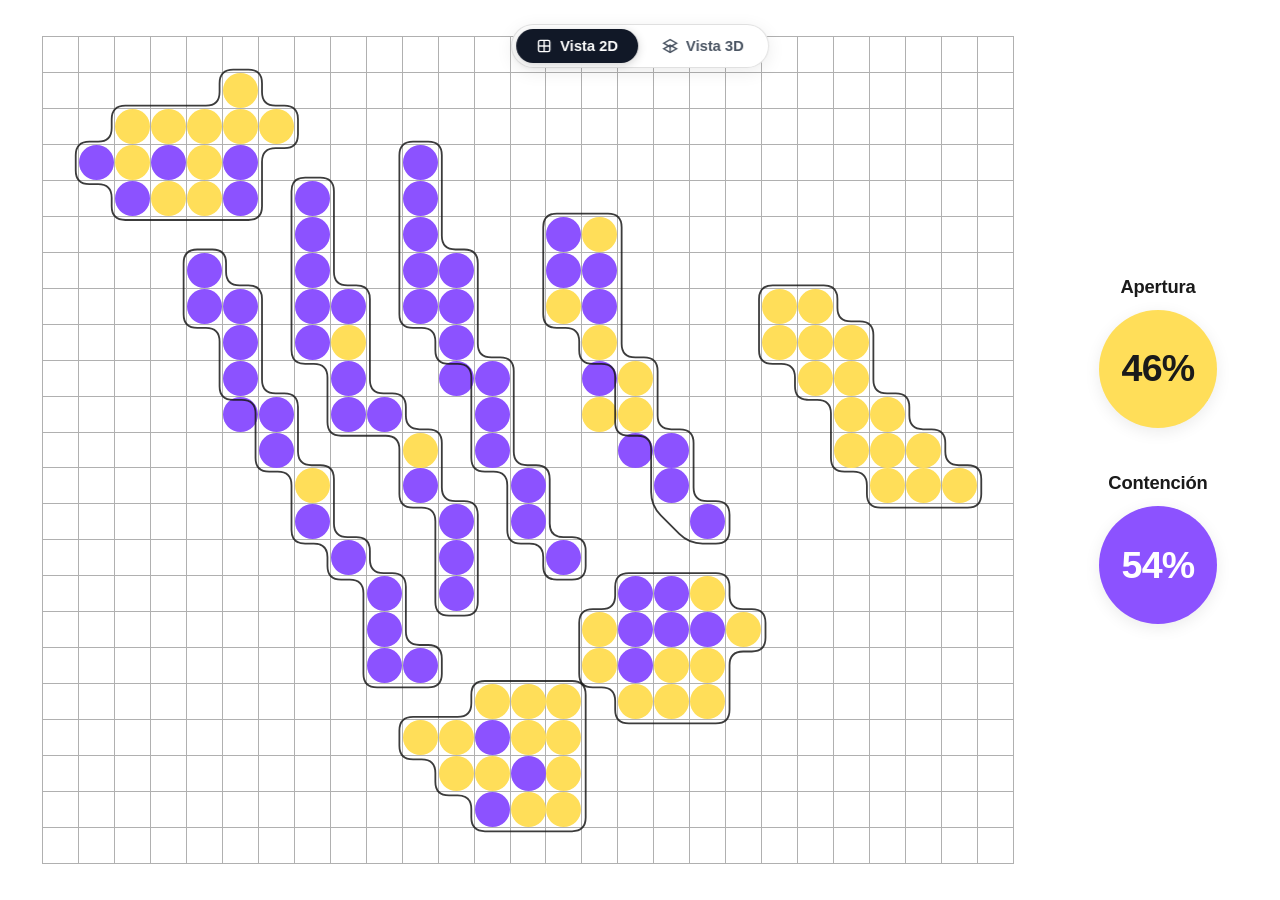
<file: index.html>
<!DOCTYPE html>
<html lang="es">
<head>
  <meta charset="UTF-8">
  <meta name="viewport" content="width=device-width, initial-scale=1.0">
  <title>Visualización Amplitud Barrio Puerto</title>
  <link rel="stylesheet" href="css/style.css">
  <script src="js/script.js" defer></script>
</head>
<body>
  <!-- Fondo independiente con desenfoque y oscurecimiento al hacer zoom -->
  <div id="zoom-backdrop" class="zoom-backdrop"></div>

  <!-- Panel superior izquierdo: información del sector al abrir el zoom (Apertura y Contención) -->
  <aside id="sector-info-panel" class="sector-info-panel" aria-live="polite">
    <div class="info-badge">
      <span class="info-label">Apertura:</span>
      <span id="info-apertura-val" class="info-value">10 personas</span>
    </div>
    <div class="info-badge">
      <span class="info-label">Contención:</span>
      <span id="info-contencion-val" class="info-value">5 personas</span>
    </div>
  </aside>

  <!-- Botón para cerrar la vista ampliada y volver al mapa general -->
  <button id="btn-close-zoom" class="btn-close-zoom" aria-label="Cerrar vista ampliada">
    <span class="close-icon">&times;</span> Volver al mapa general
  </button>

  <!-- Escenario central exclusivo para el sector seleccionado en zoom -->
  <div id="zoom-stage" class="zoom-stage">
    <!-- Aquí se renderiza de forma aislada y centrada el sector seleccionado -->
  </div>

  <!-- Barra de navegación fija: alternador entre Vista 2D y Vista 3D -->
  <header class="top-nav-bar" id="top-nav-bar">
    <div class="view-mode-selector" role="tablist" aria-label="Modalidad de visualización">
      <button id="btn-view-2d" class="btn-mode-tab active" role="tab" aria-selected="true" aria-controls="main-layout">
        <svg class="mode-icon" viewBox="0 0 20 20" width="16" height="16" fill="none" stroke="currentColor" stroke-width="1.8">
          <rect x="3" y="3" width="14" height="14" rx="2"/>
          <line x1="3" y1="10" x2="17" y2="10"/>
          <line x1="10" y1="3" x2="10" y2="17"/>
        </svg>
        <span>Vista 2D</span>
      </button>
      <button id="btn-view-3d" class="btn-mode-tab" role="tab" aria-selected="false" aria-controls="view-3d-wrapper">
        <svg class="mode-icon" viewBox="0 0 20 20" width="16" height="16" fill="none" stroke="currentColor" stroke-width="1.8">
          <polygon points="10 2, 18 6.5, 10 11, 2 6.5"/>
          <polygon points="10 9, 18 13.5, 10 18, 2 13.5"/>
          <line x1="10" y1="11" x2="10" y2="18"/>
        </svg>
        <span>Vista 3D</span>
      </button>
    </div>
  </header>

  <!-- Recuadro flotante para las respuestas individuales de la encuesta -->
  <div id="response-tooltip" class="response-tooltip" role="tooltip">
    <span id="response-tooltip-text"></span>
  </div>

  <!-- Distribución principal: cuadrícula a la izquierda y panel de porcentajes a la derecha -->
  <main class="main-layout" id="main-layout">
    <div class="grid-wrapper" id="grid-wrapper">
      <div id="grid-container" class="grid-container"></div>
    </div>

    <!-- Panel de porcentajes generales en la vista principal -->
    <aside id="general-stats-panel" class="general-stats-panel" aria-label="Porcentajes generales">
      <!-- Indicador Apertura (Círculo amarillo con porcentaje dentro) -->
      <div class="stat-category-item">
        <span class="stat-name">Apertura</span>
        <div class="stat-circle stat-circle-apertura">
          <span class="stat-value" id="stat-apertura-pct">--%</span>
        </div>
      </div>

      <!-- Indicador Contención (Círculo morado con porcentaje dentro) -->
      <div class="stat-category-item">
        <span class="stat-name">Contención</span>
        <div class="stat-circle stat-circle-contencion">
          <span class="stat-value" id="stat-contencion-pct">--%</span>
        </div>
      </div>
    </aside>
  </main>

  <!-- ==========================================================================
       MODALIDAD TRIDIMENSIONAL POR CAPAS (VISTA 3D)
       ========================================================================== -->
  <section id="view-3d-wrapper" class="view-3d-wrapper" aria-hidden="true" aria-label="Visualización 3D por capas">
    <!-- Panel flotante de controles e información 3D (HUD) -->
    <aside class="hud-3d">
      <div class="hud-card">
        <div class="hud-header">
          <span class="hud-badge">VISTA AXONOMÉTRICA</span>
          <h2 class="hud-title">Capas Barrio Puerto</h2>
        </div>

        <div class="hud-layers-list">
          <div class="hud-layer-item">
            <span class="hud-layer-dot hud-dot-planta1"></span>
            <div class="hud-layer-meta">
              <strong>Planta 1: Percepción de amplitud</strong>
              <span>Apertura (#ffde59) y Contención (#8c52ff)</span>
            </div>
          </div>
          <div class="hud-layer-item">
            <span class="hud-layer-dot hud-dot-planta2"></span>
            <div class="hud-layer-meta">
              <strong>Planta 2: Mapa de Barrio Puerto</strong>
              <span>Morfología urbana y los 8 sectores</span>
            </div>
          </div>
          <div class="hud-layer-item">
            <span class="hud-layer-dot hud-dot-planta3"></span>
            <div class="hud-layer-meta">
              <strong>Planta 3: Flujo de personas</strong>
              <span>Estructura base (datos de flujo por incorporar)</span>
            </div>
          </div>
        </div>

        <div class="hud-divider"></div>

        <div class="hud-controls-row">
          <button id="btn-reset-3d" class="btn-hud" title="Restablecer ángulo isométrico">
            <span class="hud-icon">↺</span> Vista isométrica
          </button>
          <div class="hud-btn-group">
            <button id="btn-zoom-in-3d" class="btn-hud btn-icon" title="Acercar">+</button>
            <button id="btn-zoom-out-3d" class="btn-hud btn-icon" title="Alejar">−</button>
          </div>
        </div>

        <button id="btn-return-2d" class="btn-hud btn-hud-return">
          <span>←</span> Volver a Vista 2D
        </button>

        <div class="hud-help-text">
          <span>Arrastra con el mouse para rotar libremente · Rueda para zoom</span>
        </div>
      </div>
    </aside>

    <!-- Escenario 3D interactivo -->
    <div class="viewport-3d" id="viewport-3d">
      <div class="scene-3d" id="scene-3d">
        <!-- Guías verticales entre las 3 plantas (renderizadas dinámicamente) -->
        <div class="pillars-container" id="pillars-container"></div>

        <!-- PLANTA 1: PERCEPCIÓN DE AMPLITUD (SUPERIOR) -->
        <div class="layer-3d layer-1" id="layer-3d-1">
          <div class="layer-plane-label">
            <span class="plane-lvl">PLANTA 1</span>
            <span class="plane-name">Percepción de amplitud</span>
          </div>
          <div class="layer-plane" id="plane-layer-1"></div>
        </div>

        <!-- PLANTA 2: MAPA TRIDIMENSIONAL DE BARRIO PUERTO (INTERMEDIA) -->
        <div class="layer-3d layer-2" id="layer-3d-2">
          <div class="layer-plane-label">
            <span class="plane-lvl">PLANTA 2</span>
            <span class="plane-name">Mapa territorial de Barrio Puerto</span>
          </div>
          <div class="layer-plane" id="plane-layer-2"></div>
        </div>

        <!-- PLANTA 3: FLUJO DE PERSONAS SEGÚN AMPLITUD (INFERIOR) -->
        <div class="layer-3d layer-3" id="layer-3d-3">
          <div class="layer-plane-label">
            <span class="plane-lvl">PLANTA 3</span>
            <span class="plane-name">Flujo de personas según amplitud</span>
          </div>
          <div class="layer-plane" id="plane-layer-3"></div>
        </div>
      </div>
    </div>
  </section>
</body>
</html>
</file>
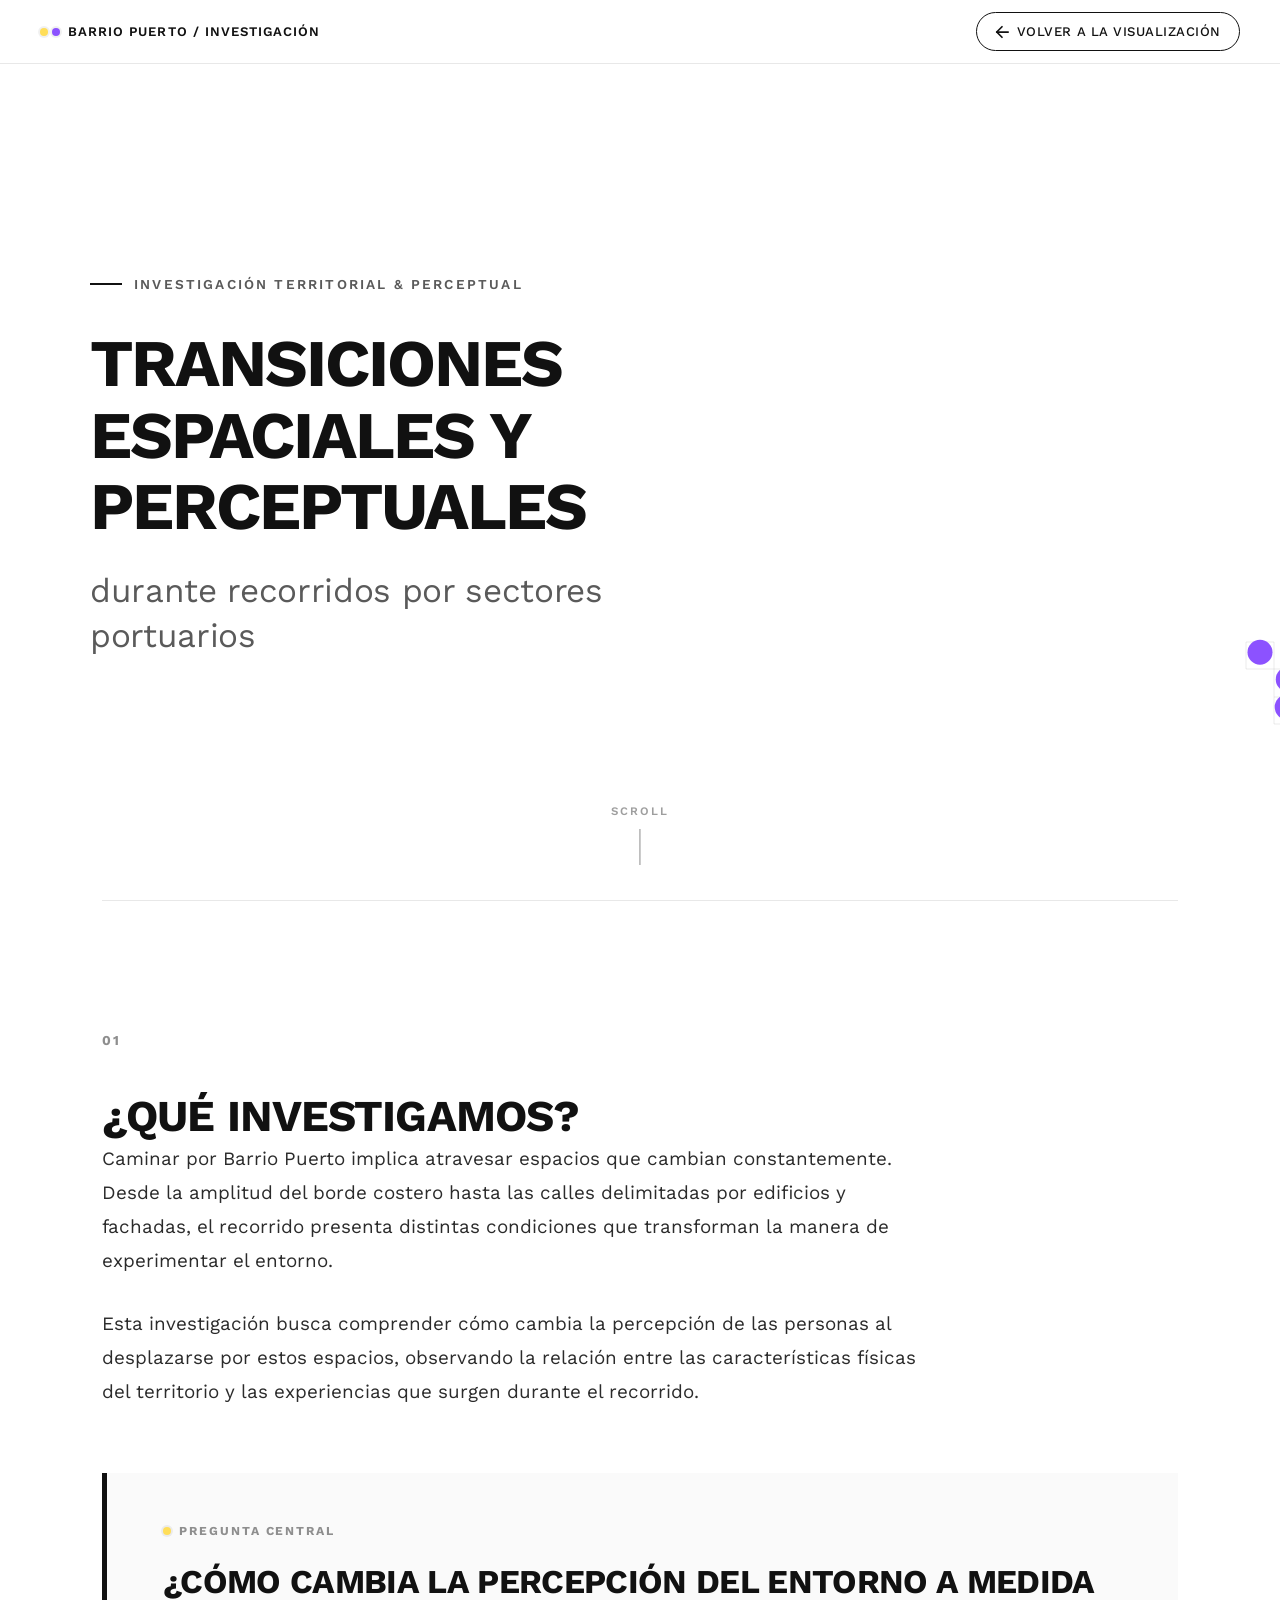
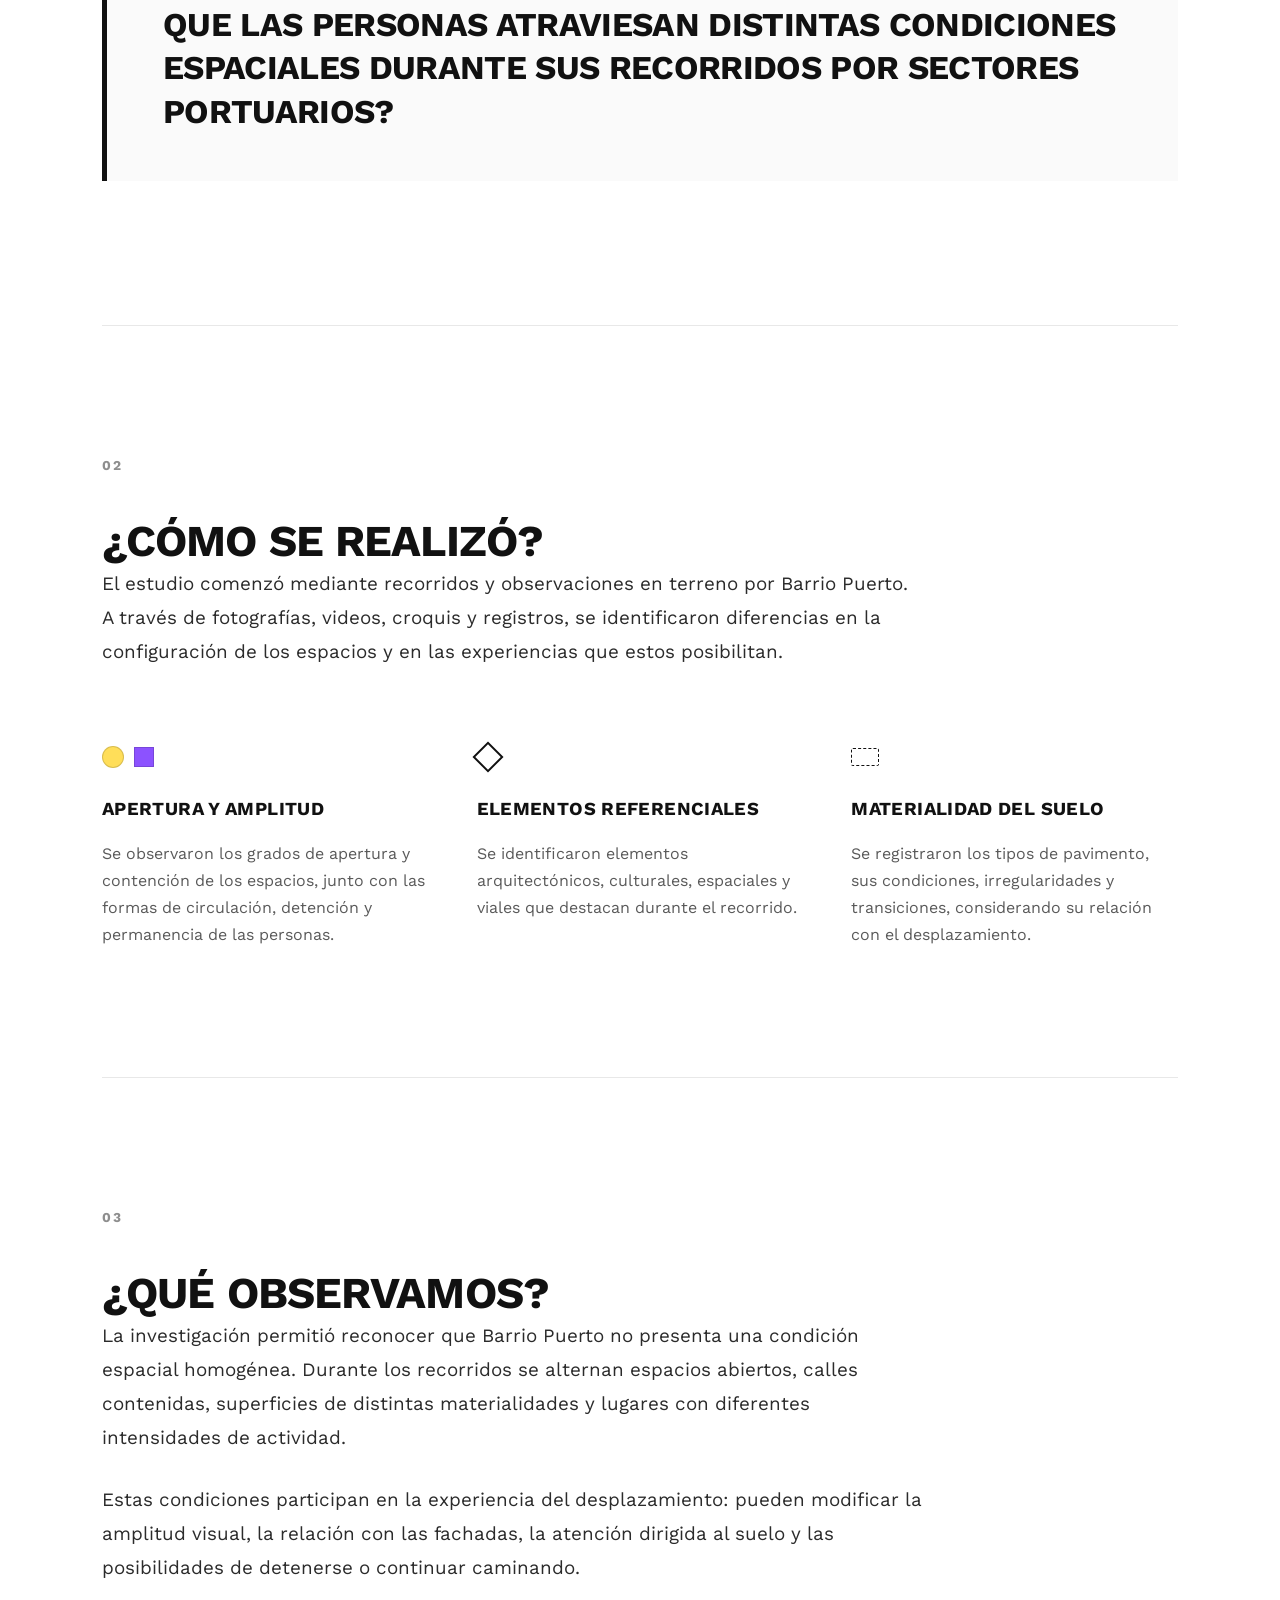
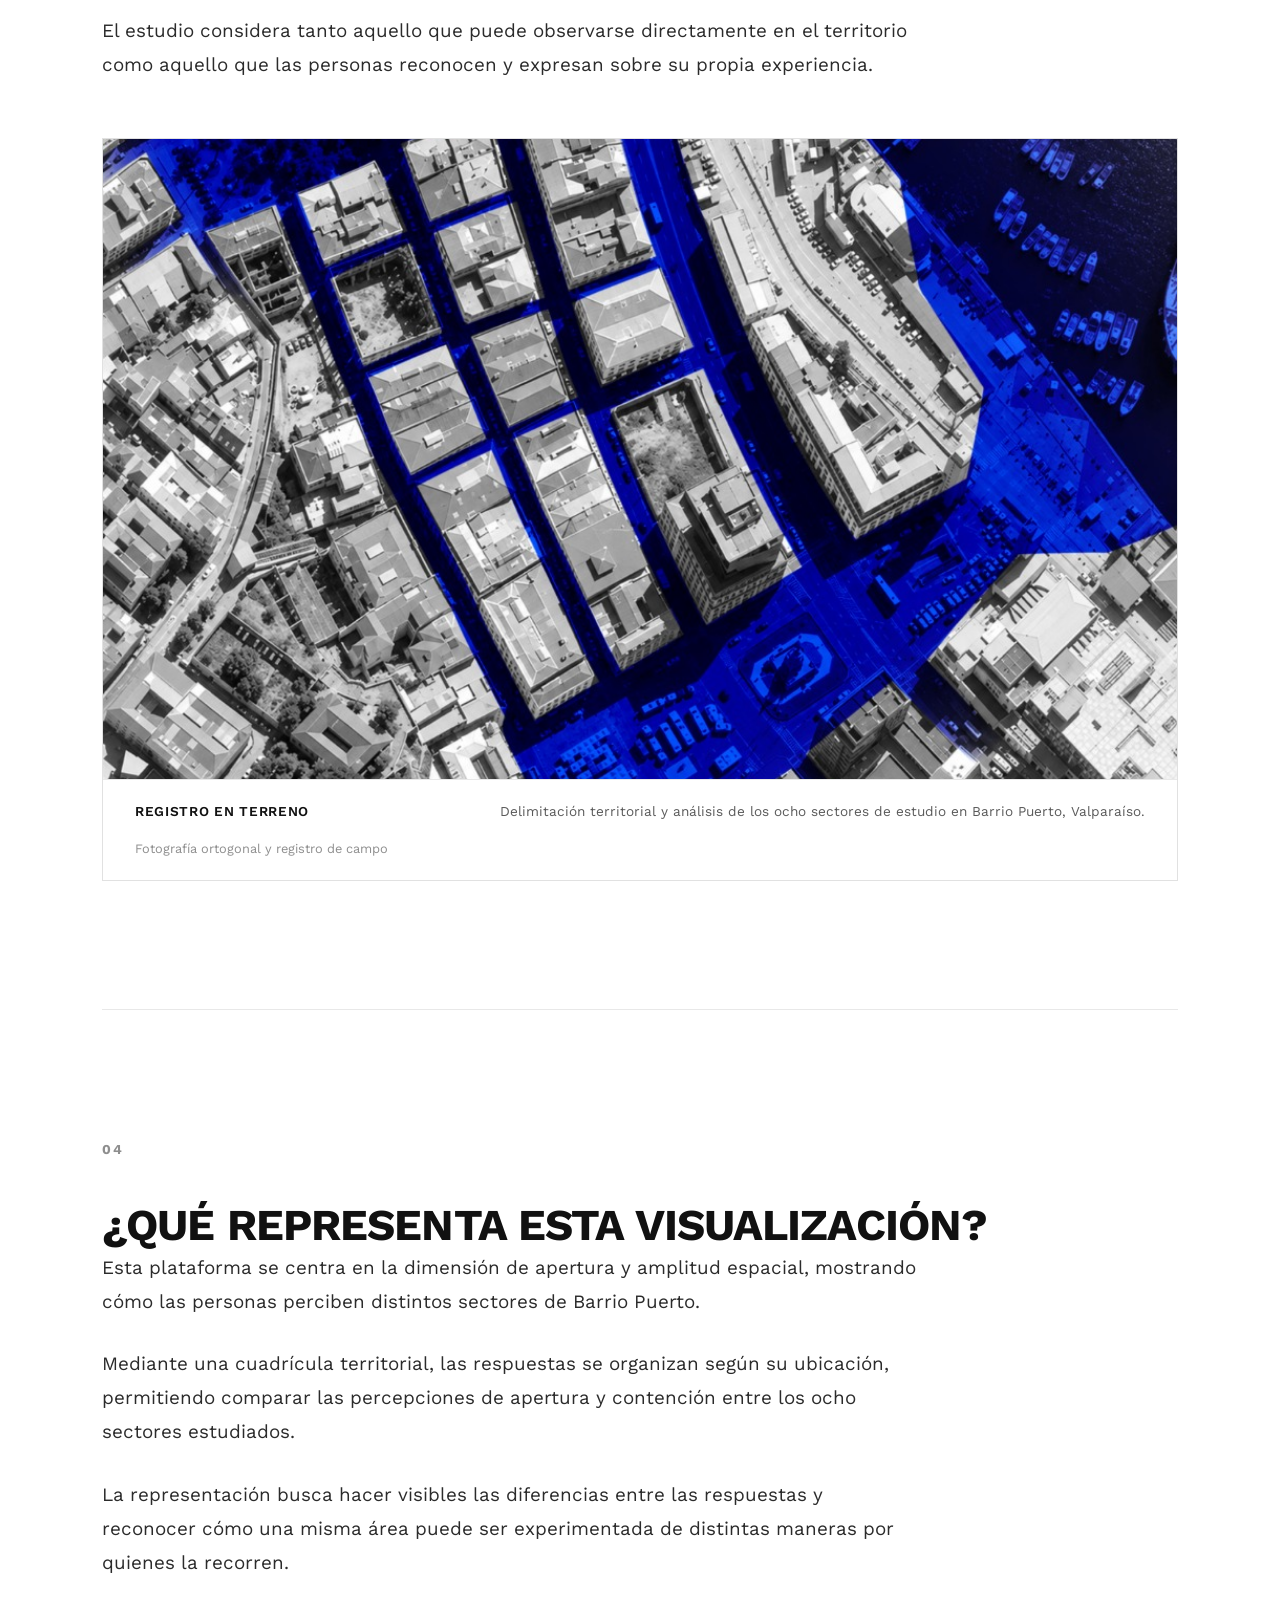
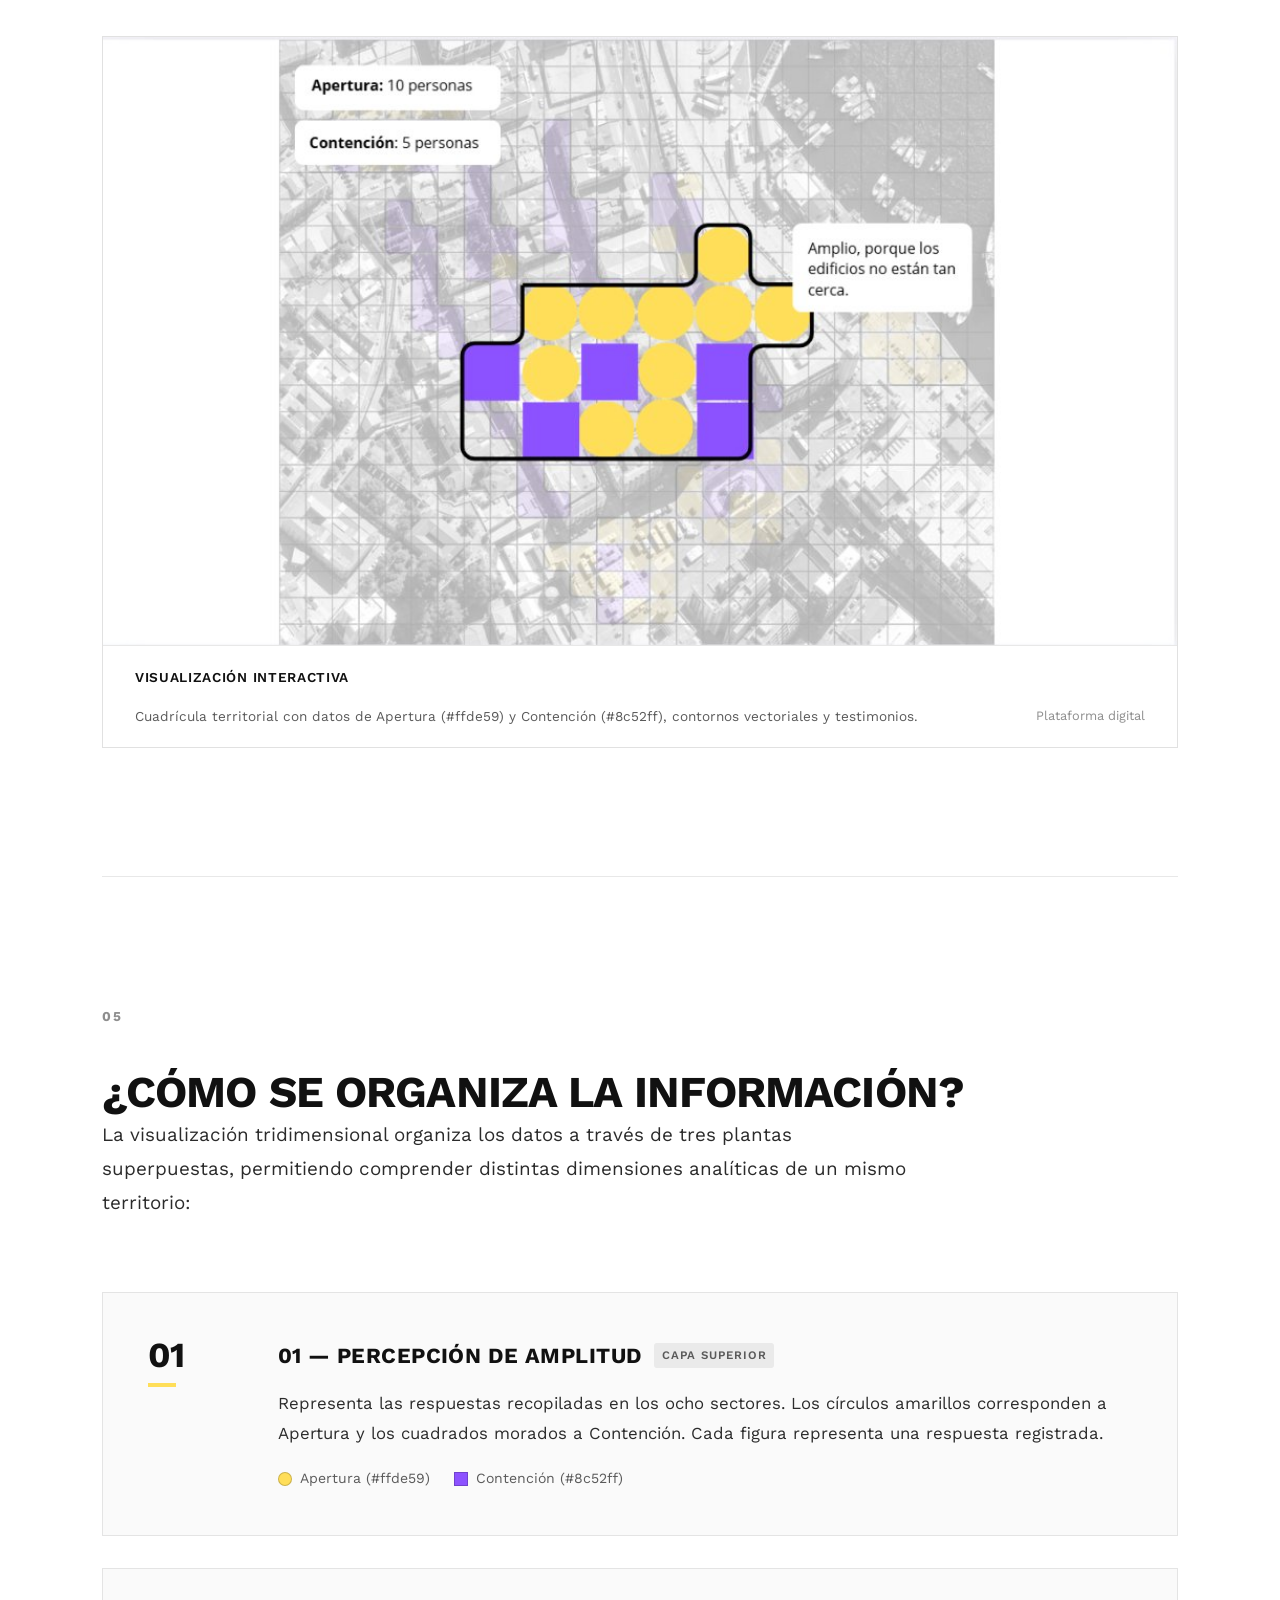
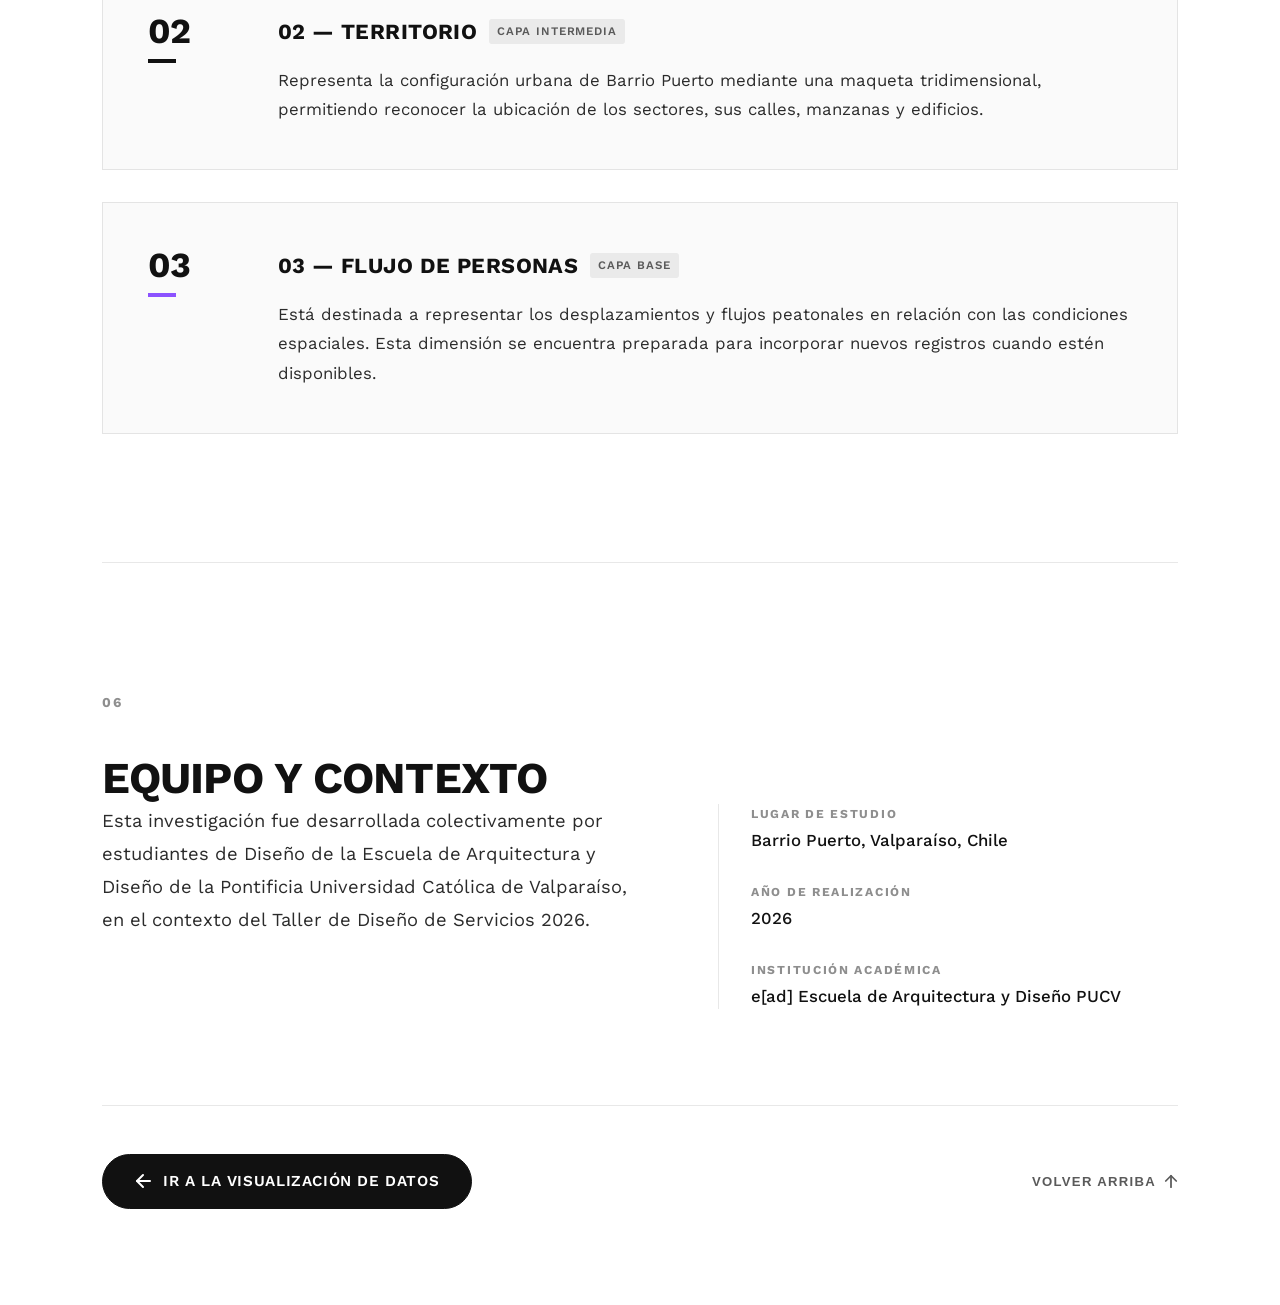
<file: about.html>
<!DOCTYPE html>
<html lang="es">
<head>
  <meta charset="UTF-8">
  <meta name="viewport" content="width=device-width, initial-scale=1.0">
  <title>Acerca de la investigación — Barrio Puerto | Transiciones Espaciales y Perceptuales</title>
  <meta name="description" content="Presentación editorial de la investigación sobre transiciones espaciales y perceptuales en Barrio Puerto, Valparaíso. Taller de Diseño de Servicios 2026, e[ad] PUCV.">
  
  <!-- Tipografía Work Sans (Google Fonts) -->
  <link rel="preconnect" href="https://fonts.googleapis.com">
  <link rel="preconnect" href="https://fonts.gstatic.com" crossorigin>
  <link href="https://fonts.googleapis.com/css2?family=Work+Sans:ital,wght@0,300;0,400;0,500;0,600;0,700;1,400&display=swap" rel="stylesheet">
  
  <!-- Hoja de estilos exclusiva para la página About -->
  <link rel="stylesheet" href="css/about.css">
  
  <!-- Script para animaciones orgánicas y scroll editorial -->
  <script src="js/about.js" defer></script>
</head>
<body>

  <!-- Barra de navegación superior fija (Editorial & Minimalista) -->
  <header class="about-nav-bar" id="about-nav-bar">
    <div class="about-nav-brand">
      <span class="about-nav-dot"></span>
      <span class="about-nav-dot purple"></span>
      <span>Barrio Puerto / Investigación</span>
    </div>
    <a href="index.html" class="btn-return-vis" aria-label="Volver a la plataforma de visualización">
      <svg width="14" height="14" viewBox="0 0 16 16" fill="none" stroke="currentColor" stroke-width="2" stroke-linecap="round" stroke-linejoin="round">
        <line x1="15" y1="8" x2="2" y2="8"></line>
        <polyline points="8 14 2 8 8 2"></polyline>
      </svg>
      <span>Volver a la visualización</span>
    </a>
  </header>

  <!-- 1. PRIMERA PANTALLA — PORTADA (100vh) -->
  <section class="about-hero" id="hero-section" aria-label="Portada de la investigación">
    <!-- Lienzo interactivo con figuras geométricas dispersas flotantes -->
    <canvas id="hero-canvas"></canvas>

    <div class="hero-content">
      <div class="hero-category">Investigación territorial & perceptual</div>
      <h1 class="hero-title-main">TRANSICIONES ESPACIALES Y PERCEPTUALES</h1>
      <p class="hero-title-sub">durante recorridos por sectores portuarios</p>
    </div>

    <!-- Indicador sutil de scroll -->
    <a href="#seccion-investigamos" class="hero-scroll-indicator" id="hero-scroll-trigger" aria-label="Desplazarse hacia abajo">
      <span>Scroll</span>
      <div class="scroll-line"></div>
    </a>
  </section>

  <!-- CONTENEDOR PRINCIPAL EDITORIAL -->
  <main class="editorial-container">

    <!-- 2. SEGUNDA SECCIÓN — ¿QUÉ INVESTIGAMOS? -->
    <section class="about-section" id="seccion-investigamos">
      <div class="section-header-meta">
        <span class="section-num">01</span>
      </div>
      <h2 class="section-title">¿QUÉ INVESTIGAMOS?</h2>
      
      <div class="prose-text">
        <p>
          Caminar por Barrio Puerto implica atravesar espacios que cambian constantemente. Desde la amplitud del borde costero hasta las calles delimitadas por edificios y fachadas, el recorrido presenta distintas condiciones que transforman la manera de experimentar el entorno.
        </p>
        <p>
          Esta investigación busca comprender cómo cambia la percepción de las personas al desplazarse por estos espacios, observando la relación entre las características físicas del territorio y las experiencias que surgen durante el recorrido.
        </p>
      </div>

      <!-- Pregunta de investigación destacada -->
      <div class="research-question-box">
        <div class="research-question-tag">
          <span class="about-nav-dot"></span>
          <span>Pregunta central</span>
        </div>
        <p class="research-question-text">
          ¿CÓMO CAMBIA LA PERCEPCIÓN DEL ENTORNO A MEDIDA QUE LAS PERSONAS ATRAVIESAN DISTINTAS CONDICIONES ESPACIALES DURANTE SUS RECORRIDOS POR SECTORES PORTUARIOS?
        </p>
      </div>
    </section>

    <!-- 3. TERCERA SECCIÓN — ¿CÓMO SE REALIZÓ LA INVESTIGACIÓN? -->
    <section class="about-section" id="seccion-metodologia">
      <div class="section-header-meta">
        <span class="section-num">02</span>
      </div>
      <h2 class="section-title">¿CÓMO SE REALIZÓ?</h2>

      <div class="prose-text">
        <p>
          El estudio comenzó mediante recorridos y observaciones en terreno por Barrio Puerto. A través de fotografías, videos, croquis y registros, se identificaron diferencias en la configuración de los espacios y en las experiencias que estos posibilitan.
        </p>
      </div>

      <!-- Tres dimensiones en bloques editoriales diferenciados -->
      <div class="dimensions-grid">
        <article class="dimension-block">
          <div class="dimension-badge">
            <span class="shape-circle" title="Apertura"></span>
            <span class="shape-square" title="Contención"></span>
          </div>
          <h3 class="dimension-title">APERTURA Y AMPLITUD</h3>
          <p class="dimension-desc">
            Se observaron los grados de apertura y contención de los espacios, junto con las formas de circulación, detención y permanencia de las personas.
          </p>
        </article>

        <article class="dimension-block">
          <div class="dimension-badge">
            <span class="shape-landmark" title="Elementos referenciales"></span>
          </div>
          <h3 class="dimension-title">ELEMENTOS REFERENCIALES</h3>
          <p class="dimension-desc">
            Se identificaron elementos arquitectónicos, culturales, espaciales y viales que destacan durante el recorrido.
          </p>
        </article>

        <article class="dimension-block">
          <div class="dimension-badge">
            <span class="shape-texture" title="Materialidad del suelo"></span>
          </div>
          <h3 class="dimension-title">MATERIALIDAD DEL SUELO</h3>
          <p class="dimension-desc">
            Se registraron los tipos de pavimento, sus condiciones, irregularidades y transiciones, considerando su relación con el desplazamiento.
          </p>
        </article>
      </div>
    </section>

    <!-- 4. CUARTA SECCIÓN — ¿QUÉ OBSERVAMOS? -->
    <section class="about-section" id="seccion-observaciones">
      <div class="section-header-meta">
        <span class="section-num">03</span>
      </div>
      <h2 class="section-title">¿QUÉ OBSERVAMOS?</h2>

      <div class="prose-text">
        <p>
          La investigación permitió reconocer que Barrio Puerto no presenta una condición espacial homogénea. Durante los recorridos se alternan espacios abiertos, calles contenidas, superficies de distintas materialidades y lugares con diferentes intensidades de actividad.
        </p>
        <p>
          Estas condiciones participan en la experiencia del desplazamiento: pueden modificar la amplitud visual, la relación con las fachadas, la atención dirigida al suelo y las posibilidades de detenerse o continuar caminando.
        </p>
        <p>
          El estudio considera tanto aquello que puede observarse directamente en el territorio como aquello que las personas reconocen y expresan sobre su propia experiencia.
        </p>
      </div>

      <!-- Registro fotográfico real del trabajo de campo -->
      <figure class="visual-showcase">
        <div class="visual-image-wrapper">
          <img src="assets/img/registro-territorial.jpg" alt="Registro fotográfico territorial y delimitación de sectores de estudio en Barrio Puerto" loading="lazy">
        </div>
        <figcaption class="visual-caption">
          <span class="caption-label">Registro en terreno</span>
          <span>Delimitación territorial y análisis de los ocho sectores de estudio en Barrio Puerto, Valparaíso.</span>
          <span class="caption-meta">Fotografía ortogonal y registro de campo</span>
        </figcaption>
      </figure>
    </section>

    <!-- 5. QUINTA SECCIÓN — LA VISUALIZACIÓN -->
    <section class="about-section" id="seccion-visualizacion">
      <div class="section-header-meta">
        <span class="section-num">04</span>
      </div>
      <h2 class="section-title">¿QUÉ REPRESENTA ESTA VISUALIZACIÓN?</h2>

      <div class="prose-text">
        <p>
          Esta plataforma se centra en la dimensión de apertura y amplitud espacial, mostrando cómo las personas perciben distintos sectores de Barrio Puerto.
        </p>
        <p>
          Mediante una cuadrícula territorial, las respuestas se organizan según su ubicación, permitiendo comparar las percepciones de apertura y contención entre los ocho sectores estudiados.
        </p>
        <p>
          La representación busca hacer visibles las diferencias entre las respuestas y reconocer cómo una misma área puede ser experimentada de distintas maneras por quienes la recorren.
        </p>
      </div>

      <!-- Captura real de la visualización interactiva -->
      <figure class="visual-showcase">
        <div class="visual-image-wrapper">
          <img src="assets/img/visualizacion-captura.jpg" alt="Captura interactiva de la cuadrícula territorial de amplitud y respuestas individuales" loading="lazy">
        </div>
        <figcaption class="visual-caption">
          <span class="caption-label">Visualización interactiva</span>
          <span>Cuadrícula territorial con datos de Apertura (#ffde59) y Contención (#8c52ff), contornos vectoriales y testimonios.</span>
          <span class="caption-meta">Plataforma digital</span>
        </figcaption>
      </figure>
    </section>

    <!-- 6. SEXTA SECCIÓN — LAS TRES PLANTAS -->
    <section class="about-section" id="seccion-plantas">
      <div class="section-header-meta">
        <span class="section-num">05</span>
      </div>
      <h2 class="section-title">¿CÓMO SE ORGANIZA LA INFORMACIÓN?</h2>

      <div class="prose-text">
        <p>
          La visualización tridimensional organiza los datos a través de tres plantas superpuestas, permitiendo comprender distintas dimensiones analíticas de un mismo territorio:
        </p>
      </div>

      <!-- Composición de las 3 plantas como capas superpuestas -->
      <div class="layers-stack">
        <article class="layer-card">
          <div class="layer-index">
            <span>01</span>
            <div class="layer-index-indicator"></div>
          </div>
          <div class="layer-body">
            <h3 class="layer-title">
              <span>01 — PERCEPCIÓN DE AMPLITUD</span>
              <span class="layer-tag">Capa Superior</span>
            </h3>
            <p class="layer-desc">
              Representa las respuestas recopiladas en los ocho sectores. Los círculos amarillos corresponden a Apertura y los cuadrados morados a Contención. Cada figura representa una respuesta registrada.
            </p>
            <div class="layer-figures-legend">
              <span class="legend-item">
                <span class="legend-shape circle-yellow"></span>
                <span>Apertura (#ffde59)</span>
              </span>
              <span class="legend-item">
                <span class="legend-shape square-purple"></span>
                <span>Contención (#8c52ff)</span>
              </span>
            </div>
          </div>
        </article>

        <article class="layer-card">
          <div class="layer-index">
            <span>02</span>
            <div class="layer-index-indicator"></div>
          </div>
          <div class="layer-body">
            <h3 class="layer-title">
              <span>02 — TERRITORIO</span>
              <span class="layer-tag">Capa Intermedia</span>
            </h3>
            <p class="layer-desc">
              Representa la configuración urbana de Barrio Puerto mediante una maqueta tridimensional, permitiendo reconocer la ubicación de los sectores, sus calles, manzanas y edificios.
            </p>
          </div>
        </article>

        <article class="layer-card">
          <div class="layer-index">
            <span>03</span>
            <div class="layer-index-indicator"></div>
          </div>
          <div class="layer-body">
            <h3 class="layer-title">
              <span>03 — FLUJO DE PERSONAS</span>
              <span class="layer-tag">Capa Base</span>
            </h3>
            <p class="layer-desc">
              Está destinada a representar los desplazamientos y flujos peatonales en relación con las condiciones espaciales. Esta dimensión se encuentra preparada para incorporar nuevos registros cuando estén disponibles.
            </p>
          </div>
        </article>
      </div>
    </section>

    <!-- 7. SÉPTIMA SECCIÓN — EQUIPO Y CONTEXTO -->
    <footer class="about-footer-section" id="seccion-equipo">
      <div class="section-header-meta">
        <span class="section-num">06</span>
      </div>
      <h2 class="section-title">EQUIPO Y CONTEXTO</h2>

      <div class="footer-content">
        <div class="footer-main-text">
          <p>
            Esta investigación fue desarrollada colectivamente por estudiantes de Diseño de la Escuela de Arquitectura y Diseño de la Pontificia Universidad Católica de Valparaíso, en el contexto del Taller de Diseño de Servicios 2026.
          </p>
        </div>

        <div class="footer-details-grid">
          <div class="detail-item">
            <div class="detail-item-label">Lugar de estudio</div>
            <div class="detail-item-value">Barrio Puerto, Valparaíso, Chile</div>
          </div>
          <div class="detail-item">
            <div class="detail-item-label">Año de realización</div>
            <div class="detail-item-value">2026</div>
          </div>
          <div class="detail-item">
            <div class="detail-item-label">Institución académica</div>
            <div class="detail-item-value">e[ad] Escuela de Arquitectura y Diseño PUCV</div>
          </div>
        </div>
      </div>

      <!-- Acciones de pie de página: Retorno a la visualización y volver arriba -->
      <div class="footer-bottom-actions">
        <a href="index.html" class="btn-primary-action">
          <svg width="16" height="16" viewBox="0 0 16 16" fill="none" stroke="currentColor" stroke-width="2" stroke-linecap="round" stroke-linejoin="round">
            <line x1="15" y1="8" x2="2" y2="8"></line>
            <polyline points="8 14 2 8 8 2"></polyline>
          </svg>
          <span>Ir a la visualización de datos</span>
        </a>

        <button type="button" class="btn-back-top" id="btn-back-top" aria-label="Volver arriba">
          <span>Volver arriba</span>
          <svg width="14" height="14" viewBox="0 0 16 16" fill="none" stroke="currentColor" stroke-width="2" stroke-linecap="round" stroke-linejoin="round">
            <line x1="8" y1="15" x2="8" y2="2"></line>
            <polyline points="2 8 8 2 14 8"></polyline>
          </svg>
        </button>
      </div>
    </footer>

  </main>

</body>
</html>
</file>
<file: css/style.css>
* {
  box-sizing: border-box;
  margin: 0;
  padding: 0;
}

body {
  display: flex;
  justify-content: center;
  align-items: center;
  height: 100vh;
  background-color: #ffffff;
  overflow: hidden;
  font-family: -apple-system, BlinkMacSystemFont, "Segoe UI", Roboto, Helvetica, Arial, sans-serif;
}

.main-layout {
  display: flex;
  flex-direction: row;
  align-items: center;
  justify-content: center;
  width: 100vw;
  height: 100vh;
  padding: 1.5rem 3rem;
  gap: clamp(2rem, 5vw, 5.5rem);
  box-sizing: border-box;
  position: relative;
}

.grid-wrapper {
  display: flex;
  justify-content: center;
  align-items: center;
  position: relative;
  height: 100%;
  flex: 0 1 auto;
}

/* ==========================================================================
   CUADRÍCULA GENERAL (AJUSTADA CON ESPACIO PARA EL PANEL LATERAL)
   ========================================================================== */
.grid-container {
  display: grid;
  grid-template-columns: repeat(27, 1fr);
  grid-template-rows: repeat(23, 1fr);
  height: min(92vh, calc((100vw - 280px) * 23 / 27));
  aspect-ratio: 27 / 23;
  border-top: 1px solid #b0b0b0;
  border-left: 1px solid #b0b0b0;
  position: relative;
  transition: opacity 0.4s ease, filter 0.4s ease;
}

/* Celdas individuales de la cuadrícula general (capa base con líneas #b0b0b0) */
.grid-cell {
  border-right: 1px solid #b0b0b0;
  border-bottom: 1px solid #b0b0b0;
  display: flex;
  justify-content: center;
  align-items: center;
  position: relative;
  z-index: 1; /* Detrás de los contornos */
}

.grid-cell[data-sector] {
  cursor: pointer;
}

/* Capa SVG para los contornos generales: POR DELANTE DE LA CUADRÍCULA */
.contours-svg {
  position: absolute;
  top: 0;
  left: 0;
  width: 100%;
  height: 100%;
  pointer-events: none;
  z-index: 10; /* Por delante de las líneas #b0b0b0 de la cuadrícula */
}

/* Trazado base del contorno de sector en vista general */
.sector-contour {
  fill: rgba(0, 0, 0, 0.001); /* Permite capturar eventos del mouse en todo el interior */
  stroke: #1a1a1a;
  stroke-width: 1.8px;
  stroke-opacity: 0.85;
  stroke-linecap: round;
  stroke-linejoin: round;
  vector-effect: non-scaling-stroke;
  transform-box: fill-box;
  transform-origin: center;
  pointer-events: all;
  cursor: pointer;
  transition: transform 0.25s cubic-bezier(0.2, 0.8, 0.2, 1),
              stroke 0.25s ease,
              stroke-width 0.25s ease,
              stroke-opacity 0.25s ease;
}

/* Hover en vista general: agrandamiento suave conjunto del 5% */
body:not(.is-zoomed) .sector-contour.is-hovered {
  transform: scale(1.05);
  stroke: #000000;
  stroke-width: 2.7px;
  stroke-opacity: 1;
}

/* Figuras en vista general: Círculos amarillos y morados */
.figura-circulo-amarillo,
.figura-circulo-morado,
.figura-circulo,
.figura-cuadrado {
  width: 100%;
  height: 100%;
  border-radius: 50%;
  position: relative;
  z-index: 15; /* Por delante para máxima nitidez */
  cursor: pointer;
  transform-origin: center;
  transition: transform 0.25s cubic-bezier(0.2, 0.8, 0.2, 1);
  will-change: transform;
}

.figura-circulo-amarillo {
  background-color: #ffde59;
}

.figura-circulo-morado {
  background-color: #8c52ff;
}

/* Hover de figuras en vista general */
body:not(.is-zoomed) .figura-circulo-amarillo.is-hovered,
body:not(.is-zoomed) .figura-circulo-morado.is-hovered {
  transform: translate(var(--dx, 0%), var(--dy, 0%)) scale(1.05);
  z-index: 20;
}

/* ==========================================================================
   VISTA AMPLIADA (ZOOM AISLADO, NÍTIDO Y CENTRADO)
   ========================================================================= */

/* Fondo oscurecido con desenfoque suave detrás del sector */
.zoom-backdrop {
  position: fixed;
  inset: 0;
  width: 100vw;
  height: 100vh;
  background: rgba(255, 255, 255, 0.5);
  backdrop-filter: blur(4px);
  -webkit-backdrop-filter: blur(4px);
  opacity: 0;
  visibility: hidden;
  pointer-events: none;
  transition: opacity 0.35s ease, visibility 0.35s ease;
  z-index: 20;
}

body.is-zoomed .zoom-backdrop {
  opacity: 1;
  visibility: visible;
  pointer-events: all;
  cursor: pointer;
}

/* El mapa de fondo se atenúa y desenfoca sin moverse ni ampliarse */
body.is-zoomed .grid-container {
  opacity: 0.22;
  filter: blur(3px);
  pointer-events: none;
}

/* Escenario central exclusivo para el sector seleccionado */
.zoom-stage {
  position: fixed;
  top: 50%;
  left: 50%;
  transform: translate(-50%, -50%) scale(0.92);
  width: min(85vw, 750px);
  max-height: 78vh;
  display: flex;
  justify-content: center;
  align-items: center;
  z-index: 50;
  opacity: 0;
  visibility: hidden;
  transition: opacity 0.35s cubic-bezier(0.16, 1, 0.3, 1),
              transform 0.4s cubic-bezier(0.16, 1, 0.3, 1),
              visibility 0.35s ease;
  pointer-events: none;
}

body.is-zoomed .zoom-stage {
  opacity: 1;
  visibility: visible;
  transform: translate(-50%, -50%) scale(1);
  pointer-events: all;
}

/* SVG del sector ampliado */
.zoom-sector-svg {
  width: 100%;
  height: 100%;
  max-height: 76vh;
  overflow: visible;
  filter: drop-shadow(0 10px 30px rgba(0, 0, 0, 0.12));
}

/* Líneas de cuadrícula dentro del sector ampliado */
.zoom-grid-line {
  stroke: #b0b0b0;
  stroke-width: 1.2px;
}

/* Contorno orgánico negro nítido por delante de las líneas interiores */
.zoom-sector-contour {
  fill: none;
  stroke: #1a1a1a;
  stroke-width: 2.8px;
  stroke-linecap: round;
  stroke-linejoin: round;
  vector-effect: non-scaling-stroke;
}

/* Figuras dentro del sector ampliado: 100% nítidas y opacas */
.zoom-figura {
  transform-box: fill-box;
  transform-origin: center;
  transition: transform 0.18s cubic-bezier(0.2, 0.8, 0.2, 1),
              filter 0.18s ease;
  cursor: pointer;
}

/* Al pasar el mouse por una figura en la vista ampliada: agrandar solo esa figura un 8% */
.zoom-figura:hover {
  transform: scale(1.08);
  filter: drop-shadow(0 2px 6px rgba(0, 0, 0, 0.25));
}

/* ==========================================================================
   PANEL DE INFORMACIÓN GENERAL DEL SECTOR (SUPERIOR IZQUIERDA)
   ========================================================================== */
.sector-info-panel {
  position: fixed;
  top: 2rem;
  left: 2rem;
  display: flex;
  flex-direction: column;
  gap: 0.75rem;
  z-index: 100;
  opacity: 0;
  visibility: hidden;
  transform: translateY(-8px);
  transition: opacity 0.35s ease, transform 0.35s ease, visibility 0.35s ease;
  pointer-events: none;
}

body.is-zoomed .sector-info-panel {
  opacity: 1;
  visibility: visible;
  transform: translateY(0);
}

.info-badge {
  background: #ffffff;
  color: #111827;
  padding: 0.65rem 1.15rem;
  border-radius: 8px;
  font-size: 0.95rem;
  box-shadow: 0 4px 14px rgba(0, 0, 0, 0.12);
  border: 1px solid rgba(0, 0, 0, 0.08);
  display: flex;
  align-items: center;
  gap: 0.4rem;
  white-space: nowrap;
}

.info-badge .info-label {
  font-weight: 700;
  color: #111827;
}

.info-badge .info-value {
  font-weight: 500;
  color: #374151;
}

/* ==========================================================================
   BOTÓN PARA CERRAR LA VISTA AMPLIADA (SUPERIOR DERECHA)
   ========================================================================== */
.btn-close-zoom {
  position: fixed;
  top: 2rem;
  right: 2rem;
  background: #ffffff;
  color: #111827;
  border: 1px solid rgba(0, 0, 0, 0.1);
  border-radius: 8px;
  padding: 0.65rem 1.15rem;
  font-size: 0.9rem;
  font-weight: 600;
  cursor: pointer;
  box-shadow: 0 4px 14px rgba(0, 0, 0, 0.12);
  display: flex;
  align-items: center;
  gap: 0.45rem;
  z-index: 100;
  opacity: 0;
  visibility: hidden;
  transform: translateY(-8px);
  transition: opacity 0.35s ease, transform 0.35s ease, visibility 0.35s ease, background-color 0.15s ease;
}

.btn-close-zoom:hover {
  background-color: #f3f4f6;
}

.btn-close-zoom .close-icon {
  font-size: 1.1rem;
  line-height: 1;
}

body.is-zoomed .btn-close-zoom {
  opacity: 1;
  visibility: visible;
  transform: translateY(0);
}

/* ==========================================================================
   RECUADRO FLOTANTE PARA RESPUESTAS INDIVIDUALES (TOOLTIP)
   ========================================================================== */
.response-tooltip {
  position: fixed;
  background: #ffffff;
  color: #1a1a1a;
  padding: 0.75rem 1.1rem;
  border-radius: 8px;
  font-size: 0.88rem;
  line-height: 1.45;
  box-shadow: 0 6px 20px rgba(0, 0, 0, 0.18), 0 2px 6px rgba(0, 0, 0, 0.08);
  border: 1px solid rgba(0, 0, 0, 0.08);
  pointer-events: none;
  opacity: 0;
  visibility: hidden;
  transform: scale(0.96);
  transition: opacity 0.18s ease, transform 0.18s ease, visibility 0.18s ease;
  z-index: 2000;
  max-width: 240px;
  word-break: normal;
}

.response-tooltip.is-visible {
  opacity: 1;
  visibility: visible;
  transform: scale(1);
}

/* ==========================================================================
   PANEL DE PORCENTAJES GENERALES (LADO DERECHO)
   ========================================================================== */
.general-stats-panel {
  display: flex;
  flex-direction: column;
  gap: 2.8rem;
  justify-content: center;
  align-items: center;
  min-width: 160px;
  flex-shrink: 0;
  user-select: none;
  z-index: 5;
  transition: opacity 0.35s ease, visibility 0.35s ease, transform 0.35s ease;
}

/* Al abrir el zoom de un sector, el panel se oculta para no interferir */
body.is-zoomed .general-stats-panel {
  opacity: 0;
  visibility: hidden;
  pointer-events: none;
  transform: translateX(12px);
}

.stat-category-item {
  display: flex;
  flex-direction: column;
  align-items: center;
  gap: 0.75rem;
  text-align: center;
}

.stat-name {
  font-size: 1.15rem;
  font-weight: 600;
  color: #1a1a1a;
  letter-spacing: -0.01em;
}

/* Círculos grandes para alojar el porcentaje en su interior */
.stat-circle {
  width: 118px;
  height: 118px;
  border-radius: 50%;
  display: flex;
  justify-content: center;
  align-items: center;
  box-shadow: 0 4px 16px rgba(0, 0, 0, 0.08);
  transition: transform 0.25s cubic-bezier(0.2, 0.8, 0.2, 1),
              box-shadow 0.25s ease;
  cursor: default;
}

.stat-circle:hover {
  transform: scale(1.05);
  box-shadow: 0 8px 24px rgba(0, 0, 0, 0.12);
}

/* 1. Apertura: círculo amarillo (#ffde59) con porcentaje oscuro */
.stat-circle-apertura {
  background-color: #ffde59;
}

.stat-circle-apertura .stat-value {
  color: #1a1a1a;
}

/* 2. Contención: círculo morado (#8c52ff) con porcentaje blanco nítido */
.stat-circle-contencion {
  background-color: #8c52ff;
}

.stat-circle-contencion .stat-value {
  color: #ffffff;
}

.stat-value {
  font-size: 2.35rem;
  font-weight: 700;
  line-height: 1;
  font-feature-settings: "tnum";
  font-variant-numeric: tabular-nums;
  letter-spacing: -0.02em;
}

/* Adaptación responsive para pantallas más estrechas */
@media (max-width: 900px) {
  body {
    overflow-y: auto;
  }
  .main-layout {
    flex-direction: column;
    height: auto;
    min-height: 100vh;
    padding: 1.5rem 1rem 3rem 1rem;
    gap: 2rem;
  }
  .grid-wrapper {
    max-width: 100%;
    width: 100%;
  }
  .grid-container {
    height: auto;
    width: min(95vw, 600px);
    aspect-ratio: 27 / 23;
  }
  .general-stats-panel {
    flex-direction: row;
    gap: 2.5rem;
    align-items: center;
    justify-content: center;
    width: 100%;
  }
  .stat-circle {
    width: 96px;
    height: 96px;
  }
  .stat-value {
    font-size: 2rem;
  }
}

/* ==========================================================================
   BARRA SUPERIOR: ALTERNADOR DE MODALIDAD (VISTA 2D / VISTA 3D)
   ========================================================================== */
.top-nav-bar {
  position: fixed;
  top: 1.5rem;
  left: 50%;
  transform: translateX(-50%);
  z-index: 1000;
  display: flex;
  align-items: center;
  justify-content: center;
  transition: opacity 0.3s ease, transform 0.3s ease, visibility 0.3s ease;
}

body.is-zoomed .top-nav-bar {
  opacity: 0;
  visibility: hidden;
  pointer-events: none;
  transform: translate(-50%, -10px);
}

.view-mode-selector {
  display: flex;
  background: rgba(255, 255, 255, 0.95);
  backdrop-filter: blur(8px);
  -webkit-backdrop-filter: blur(8px);
  border: 1px solid rgba(0, 0, 0, 0.12);
  border-radius: 40px;
  padding: 4px;
  box-shadow: 0 4px 18px rgba(0, 0, 0, 0.08);
  gap: 4px;
}

.btn-mode-tab {
  background: transparent;
  border: none;
  border-radius: 30px;
  padding: 0.55rem 1.25rem;
  font-size: 0.92rem;
  font-weight: 600;
  color: #4b5563;
  cursor: pointer;
  display: flex;
  align-items: center;
  gap: 0.5rem;
  transition: all 0.2s cubic-bezier(0.2, 0.8, 0.2, 1);
  font-family: inherit;
  outline: none;
}

.btn-mode-tab:hover {
  color: #111827;
  background: rgba(0, 0, 0, 0.04);
}

.btn-mode-tab.active {
  background: #111827;
  color: #ffffff;
  box-shadow: 0 2px 8px rgba(0, 0, 0, 0.18);
}

.mode-icon {
  display: inline-block;
  flex-shrink: 0;
}

/* ==========================================================================
   TRANSICIÓN ENTRE MODALIDADES (2D vs 3D)
   ========================================================================== */
.main-layout {
  transition: opacity 0.4s cubic-bezier(0.16, 1, 0.3, 1),
              transform 0.4s cubic-bezier(0.16, 1, 0.3, 1),
              visibility 0.4s ease;
}

body.is-view-3d .main-layout {
  opacity: 0;
  visibility: hidden;
  pointer-events: none;
  transform: scale(0.96);
}

/* ==========================================================================
   MODALIDAD TRIDIMENSIONAL POR CAPAS (VISTA 3D)
   ========================================================================== */
.view-3d-wrapper {
  position: fixed;
  inset: 0;
  width: 100vw;
  height: 100vh;
  background-color: #ffffff;
  z-index: 150;
  display: flex;
  justify-content: center;
  align-items: center;
  opacity: 0;
  visibility: hidden;
  pointer-events: none;
  transition: opacity 0.4s cubic-bezier(0.16, 1, 0.3, 1),
              visibility 0.4s ease;
  overflow: hidden;
}

body.is-view-3d .view-3d-wrapper {
  opacity: 1;
  visibility: visible;
  pointer-events: all;
}

/* Viewport con perspectiva 3D */
.viewport-3d {
  width: 100%;
  height: 100%;
  display: flex;
  justify-content: center;
  align-items: center;
  perspective: 1400px;
  perspective-origin: 50% 50%;
  cursor: grab;
  user-select: none;
  -webkit-user-select: none;
  touch-action: none;
}

.viewport-3d:active {
  cursor: grabbing;
}

/* Escenario 3D que rota y escala */
.scene-3d {
  position: relative;
  width: min(64vw, 680px);
  aspect-ratio: 27 / 23;
  transform-style: preserve-3d;
  will-change: transform;
}

/* Contenedor de plantas superpuestas */
.layer-3d {
  position: absolute;
  inset: 0;
  transform-style: preserve-3d;
  pointer-events: none;
  transition: transform 0.4s ease;
}

/* PLANTA 1: Percepción de amplitud (Plano superior) */
.layer-3d.layer-1 {
  transform: translateZ(170px);
}

/* PLANTA 2: Mapa territorial de Barrio Puerto (Plano intermedio) */
.layer-3d.layer-2 {
  transform: translateZ(0px);
}

/* PLANTA 3: Flujo de personas (Plano inferior) */
.layer-3d.layer-3 {
  transform: translateZ(-170px);
}

/* Plano físico horizontal */
.layer-plane {
  width: 100%;
  height: 100%;
  background: rgba(255, 255, 255, 0.95);
  border: 1px solid #b0b0b0;
  box-shadow: 0 16px 45px rgba(0, 0, 0, 0.08), 0 2px 8px rgba(0, 0, 0, 0.04);
  position: relative;
  overflow: visible;
  border-radius: 2px;
  transform-style: preserve-3d;
}

.layer-plane svg {
  width: 100%;
  height: 100%;
  display: block;
  overflow: visible;
}

/* ==========================================================================
   MAQUETA TRIDIMENSIONAL DE BARRIO PUERTO (PLANTA 2)
   ========================================================================== */
.maqueta-3d-wrapper {
  position: absolute;
  inset: 0;
  width: 100%;
  height: 100%;
  transform-style: preserve-3d;
}

.bldgs-container-3d {
  position: absolute;
  inset: 0;
  width: 100%;
  height: 100%;
  transform-style: preserve-3d;
  pointer-events: none;
}

/* Volumen arquitectónico de cada edificio / manzana */
.bldg-box-3d {
  position: absolute;
  transform-style: preserve-3d;
  pointer-events: all;
  transition: filter 0.2s ease;
}

.bldg-box-3d:hover {
  filter: brightness(1.05);
}

/* Cubierta / Techo superior a cota Z = var(--h) */
.bldg-face-roof {
  position: absolute;
  inset: 0;
  background: #ffffff;
  border: 1px solid #cbd5e1;
  box-shadow: inset 0 0 0 1px rgba(255, 255, 255, 0.9);
  transform: translateZ(var(--h));
  display: flex;
  align-items: center;
  justify-content: center;
}

/* Fachada Frontal (Sur) */
.bldg-face-front {
  position: absolute;
  left: 0;
  bottom: 0;
  width: 100%;
  height: var(--h);
  background: #e2e8f0;
  border-left: 1px solid #cbd5e1;
  border-right: 1px solid #cbd5e1;
  transform-origin: bottom center;
  transform: rotateX(-90deg);
}

/* Fachada Trasera (Norte - sombra propia) */
.bldg-face-back {
  position: absolute;
  left: 0;
  top: 0;
  width: 100%;
  height: var(--h);
  background: #cbd5e1;
  border-left: 1px solid #94a3b8;
  border-right: 1px solid #94a3b8;
  transform-origin: top center;
  transform: rotateX(90deg);
}

/* Fachada Lateral Izquierda (Poniente) */
.bldg-face-left {
  position: absolute;
  left: 0;
  top: 0;
  width: var(--h);
  height: 100%;
  background: #f1f5f9;
  border-top: 1px solid #cbd5e1;
  border-bottom: 1px solid #cbd5e1;
  transform-origin: top left;
  transform: rotateY(-90deg);
}

/* Fachada Lateral Derecha (Oriente) */
.bldg-face-right {
  position: absolute;
  right: 0;
  top: 0;
  width: var(--h);
  height: 100%;
  background: #cbd5e1;
  border-top: 1px solid #94a3b8;
  border-bottom: 1px solid #94a3b8;
  transform-origin: top right;
  transform: rotateY(90deg);
}

/* Detalles para hitos emblemáticos */
.bldg-landmark .bldg-face-roof {
  background: #fafafa;
  border-color: #94a3b8;
}

.bldg-monument .bldg-face-roof {
  background: #f8fafc;
  border-color: #475569;
}

.bldg-pier .bldg-face-roof {
  background: #f8fafc;
  border-color: #64748b;
}

/* Rótulos identificadores de cada planta en el espacio 3D */
.layer-plane-label {
  position: absolute;
  top: -2.3rem;
  left: 0;
  display: flex;
  align-items: center;
  gap: 0.6rem;
  background: rgba(255, 255, 255, 0.96);
  backdrop-filter: blur(4px);
  padding: 0.35rem 0.8rem;
  border-radius: 6px;
  border: 1px solid rgba(0, 0, 0, 0.1);
  box-shadow: 0 2px 10px rgba(0, 0, 0, 0.06);
  pointer-events: none;
  white-space: nowrap;
}

.layer-plane-label .plane-lvl {
  font-size: 0.72rem;
  font-weight: 800;
  letter-spacing: 0.05em;
  color: #111827;
  background: #f3f4f6;
  padding: 0.15rem 0.45rem;
  border-radius: 4px;
}

.layer-plane-label .plane-name {
  font-size: 0.84rem;
  font-weight: 600;
  color: #374151;
}

/* Contenedor de guías verticales entre plantas */
.pillars-container {
  position: absolute;
  inset: 0;
  transform-style: preserve-3d;
  pointer-events: none;
}

/* Líneas guía verticales (pilares conectores) */
.guide-pillar {
  position: absolute;
  width: 1.5px;
  height: 340px;
  background: repeating-linear-gradient(
    to bottom,
    #666666 0,
    #666666 4px,
    transparent 4px,
    transparent 8px
  );
  transform-origin: top center;
  transform: translateZ(-170px) rotateX(90deg);
  pointer-events: none;
}

/* Puntos de anclaje circulares en cada una de las 3 plantas */
.guide-pillar::before {
  content: "";
  position: absolute;
  top: 0; /* Anclaje en Planta 3 (Z = -170px) */
  left: -2.25px;
  width: 6px;
  height: 6px;
  border-radius: 50%;
  background: #444444;
}

.guide-pillar::after {
  content: "";
  position: absolute;
  bottom: 0; /* Anclaje en Planta 1 (Z = +170px) */
  left: -2.25px;
  width: 6px;
  height: 6px;
  border-radius: 50%;
  background: #444444;
}

/* Anclaje en el plano intermedio: Planta 2 (Z = 0) */
.guide-pillar .pillar-mid-dot {
  position: absolute;
  top: 170px;
  left: -2.25px;
  width: 6px;
  height: 6px;
  border-radius: 50%;
  background: #1e293b;
}

/* Variación más sutil para los pilares de sectores */
.guide-pillar.pillar-sector {
  background: repeating-linear-gradient(
    to bottom,
    #888888 0,
    #888888 3px,
    transparent 3px,
    transparent 7px
  );
  opacity: 0.75;
}

.guide-pillar.pillar-sector::before {
  width: 5px;
  height: 5px;
  left: -1.75px;
  background: #555555;
}

.guide-pillar.pillar-sector::after {
  width: 5px;
  height: 5px;
  left: -1.75px;
  background: #555555;
}

.guide-pillar.pillar-sector .pillar-mid-dot {
  width: 5px;
  height: 5px;
  left: -1.75px;
  background: #2563eb;
}

/* ==========================================================================
   PANEL FLOTANTE DE INFORMACIÓN Y CONTROLES 3D (HUD)
   ========================================================================== */
.hud-3d {
  position: absolute;
  bottom: 2rem;
  left: 2rem;
  z-index: 200;
  pointer-events: all;
  max-width: 330px;
}

.hud-card {
  background: rgba(255, 255, 255, 0.94);
  backdrop-filter: blur(10px);
  -webkit-backdrop-filter: blur(10px);
  border: 1px solid rgba(0, 0, 0, 0.08);
  border-radius: 12px;
  padding: 1.25rem;
  box-shadow: 0 10px 30px rgba(0, 0, 0, 0.08), 0 1px 3px rgba(0, 0, 0, 0.04);
  display: flex;
  flex-direction: column;
  gap: 0.85rem;
}

.hud-header {
  display: flex;
  flex-direction: column;
  gap: 0.2rem;
}

.hud-badge {
  font-size: 0.68rem;
  font-weight: 800;
  letter-spacing: 0.08em;
  color: #6b7280;
  text-transform: uppercase;
}

.hud-title {
  font-size: 1.05rem;
  font-weight: 700;
  color: #111827;
  margin: 0;
}

.hud-layers-list {
  display: flex;
  flex-direction: column;
  gap: 0.55rem;
}

.hud-layer-item {
  display: flex;
  align-items: flex-start;
  gap: 0.6rem;
}

.hud-layer-dot {
  width: 10px;
  height: 10px;
  border-radius: 50%;
  margin-top: 0.25rem;
  flex-shrink: 0;
}

.hud-dot-planta1 {
  background: #ffde59;
  border: 1px solid rgba(0, 0, 0, 0.15);
}

.hud-dot-planta2 {
  background: #3b82f6;
  border: 1px solid rgba(0, 0, 0, 0.15);
}

.hud-dot-planta3 {
  background: #8c52ff;
  border: 1px solid rgba(0, 0, 0, 0.15);
}

.hud-layer-meta {
  display: flex;
  flex-direction: column;
  gap: 0.15rem;
}

.hud-layer-meta strong {
  font-size: 0.84rem;
  font-weight: 600;
  color: #1f2937;
  line-height: 1.2;
}

.hud-layer-meta span {
  font-size: 0.74rem;
  color: #6b7280;
  line-height: 1.25;
}

.hud-divider {
  height: 1px;
  background-color: rgba(0, 0, 0, 0.07);
  margin: 0.1rem 0;
}

.hud-controls-row {
  display: flex;
  align-items: center;
  gap: 0.5rem;
}

.btn-hud {
  background: #ffffff;
  border: 1px solid rgba(0, 0, 0, 0.1);
  border-radius: 6px;
  padding: 0.45rem 0.75rem;
  font-size: 0.8rem;
  font-weight: 600;
  color: #374151;
  cursor: pointer;
  display: flex;
  align-items: center;
  gap: 0.35rem;
  transition: all 0.15s ease;
  font-family: inherit;
}

.btn-hud:hover {
  background: #f9fafb;
  color: #111827;
  border-color: rgba(0, 0, 0, 0.2);
}

.hud-btn-group {
  display: flex;
  gap: 2px;
}

.btn-hud.btn-icon {
  padding: 0.45rem 0.65rem;
  font-size: 0.95rem;
  line-height: 1;
}

.btn-hud-return {
  width: 100%;
  justify-content: center;
  background: #111827;
  color: #ffffff;
  border-color: #111827;
  margin-top: 0.2rem;
}

.btn-hud-return:hover {
  background: #262626;
  color: #ffffff;
}

.hud-help-text {
  font-size: 0.7rem;
  color: #888888;
  line-height: 1.3;
}
</file>
<file: css/about.css>
/* ==========================================================================
   ABOUT PAGE — TRANSICIONES ESPACIALES Y PERCEPTUALES
   Barrio Puerto, Valparaíso | Taller de Diseño de Servicios 2026
   Escuela de Arquitectura y Diseño PUCV
   ========================================================================== */

@import url('https://fonts.googleapis.com/css2?family=Work+Sans:ital,wght@0,300;0,400;0,500;0,600;0,700;1,400&display=swap');

:root {
  --bg-color: #ffffff;
  --text-main: #111111;
  --text-body: #2b2b2b;
  --text-secondary: #5a5a5a;
  --text-muted: #8e8e8e;
  --color-apertura: #ffde59;
  --color-contencion: #8c52ff;
  --border-subtle: rgba(0, 0, 0, 0.09);
  --border-strong: #111111;
  --font-family: 'Work Sans', -apple-system, BlinkMacSystemFont, 'Segoe UI', Roboto, sans-serif;
  --max-width: 1140px;
  --transition-smooth: 0.3s cubic-bezier(0.16, 1, 0.3, 1);
}

/* --------------------------------------------------------------------------
   Resets & Base Styles
   -------------------------------------------------------------------------- */
*, *::before, *::after {
  box-sizing: border-box;
  margin: 0;
  padding: 0;
}

html {
  scroll-behavior: smooth;
  font-size: 16px;
  background-color: var(--bg-color);
  color: var(--text-main);
}

body {
  font-family: var(--font-family);
  background-color: var(--bg-color);
  color: var(--text-body);
  line-height: 1.65;
  -webkit-font-smoothing: antialiased;
  -moz-osx-font-smoothing: grayscale;
  overflow-x: hidden;
}

img {
  max-width: 100%;
  height: auto;
  display: block;
}

a {
  color: inherit;
  text-decoration: none;
}

/* --------------------------------------------------------------------------
   Top Navigation Bar (Minimalist Editorial Header)
   -------------------------------------------------------------------------- */
.about-nav-bar {
  position: fixed;
  top: 0;
  left: 0;
  right: 0;
  height: 64px;
  background-color: rgba(255, 255, 255, 0.92);
  backdrop-filter: blur(12px);
  -webkit-backdrop-filter: blur(12px);
  border-bottom: 1px solid var(--border-subtle);
  display: flex;
  align-items: center;
  justify-content: space-between;
  padding: 0 2.5rem;
  z-index: 100;
  transition: background-color var(--transition-smooth), border-color var(--transition-smooth);
}

.about-nav-brand {
  font-size: 0.82rem;
  font-weight: 600;
  letter-spacing: 0.08em;
  text-transform: uppercase;
  color: var(--text-main);
  display: flex;
  align-items: center;
  gap: 8px;
}

.about-nav-dot {
  width: 8px;
  height: 8px;
  border-radius: 50%;
  background-color: var(--color-apertura);
  display: inline-block;
  box-shadow: 0 0 0 2px rgba(0, 0, 0, 0.06);
}

.about-nav-dot.purple {
  background-color: var(--color-contencion);
  margin-left: -4px;
}

.btn-return-vis {
  display: inline-flex;
  align-items: center;
  gap: 8px;
  font-size: 0.82rem;
  font-weight: 500;
  letter-spacing: 0.04em;
  text-transform: uppercase;
  color: var(--text-main);
  padding: 8px 18px;
  border-radius: 999px;
  border: 1px solid var(--text-main);
  background-color: transparent;
  transition: all var(--transition-smooth);
  cursor: pointer;
}

.btn-return-vis:hover {
  background-color: var(--text-main);
  color: #ffffff;
  transform: translateX(-3px);
}

.btn-return-vis svg {
  transition: transform var(--transition-smooth);
}

.btn-return-vis:hover svg {
  transform: translateX(-3px);
}

/* --------------------------------------------------------------------------
   Section 1: Hero / Portada (100vh)
   -------------------------------------------------------------------------- */
.about-hero {
  position: relative;
  min-height: 100vh;
  width: 100%;
  display: flex;
  flex-direction: column;
  justify-content: center;
  align-items: center;
  padding: 6rem 2rem 4rem;
  overflow: hidden;
  background-color: #ffffff;
}

#hero-canvas {
  position: absolute;
  top: 0;
  left: 0;
  width: 100%;
  height: 100%;
  pointer-events: none;
  z-index: 1;
}

.hero-content {
  position: relative;
  z-index: 2;
  max-width: 1100px;
  width: 100%;
  margin: 0 auto;
  text-align: left;
  pointer-events: auto;
}

.hero-category {
  font-size: 0.85rem;
  font-weight: 600;
  letter-spacing: 0.16em;
  text-transform: uppercase;
  color: var(--text-secondary);
  margin-bottom: 2rem;
  display: flex;
  align-items: center;
  gap: 12px;
}

.hero-category::before {
  content: '';
  display: inline-block;
  width: 32px;
  height: 2px;
  background-color: var(--text-main);
}

.hero-title-main {
  font-size: clamp(2.2rem, 5.2vw, 4.4rem);
  font-weight: 700;
  text-transform: uppercase;
  letter-spacing: -0.03em;
  line-height: 1.08;
  color: var(--text-main);
  margin-bottom: 1.6rem;
  max-width: 620px;
  word-break: break-word;
}

.hero-title-sub {
  font-size: clamp(1.15rem, 2.6vw, 2.1rem);
  font-weight: 400;
  text-transform: lowercase;
  color: var(--text-secondary);
  line-height: 1.35;
  letter-spacing: -0.01em;
  max-width: 520px;
}

.hero-scroll-indicator {
  position: absolute;
  bottom: 2.2rem;
  left: 50%;
  transform: translateX(-50%);
  display: flex;
  flex-direction: column;
  align-items: center;
  gap: 8px;
  z-index: 2;
  color: var(--text-muted);
  font-size: 0.72rem;
  letter-spacing: 0.16em;
  text-transform: uppercase;
  font-weight: 600;
  opacity: 0.85;
  transition: opacity var(--transition-smooth);
}

.hero-scroll-indicator:hover {
  opacity: 1;
  color: var(--text-main);
}

.scroll-line {
  width: 1px;
  height: 36px;
  background-color: var(--border-subtle);
  position: relative;
  overflow: hidden;
}

.scroll-line::after {
  content: '';
  position: absolute;
  top: 0;
  left: 0;
  width: 100%;
  height: 100%;
  background-color: var(--text-main);
  animation: scrollDown 2s cubic-bezier(0.65, 0, 0.35, 1) infinite;
}

@keyframes scrollDown {
  0% { transform: translateY(-100%); }
  50% { transform: translateY(0); }
  100% { transform: translateY(100%); }
}

/* --------------------------------------------------------------------------
   Editorial Content Sections Layout
   -------------------------------------------------------------------------- */
.editorial-container {
  max-width: var(--max-width);
  margin: 0 auto;
  padding: 0 2rem;
}

.about-section {
  padding: 8rem 0;
  border-top: 1px solid var(--border-subtle);
  position: relative;
}

.section-header-meta {
  display: flex;
  align-items: center;
  gap: 12px;
  margin-bottom: 2.5rem;
}

.section-num {
  font-size: 0.85rem;
  font-weight: 700;
  letter-spacing: 0.12em;
  color: var(--text-muted);
}

.section-title {
  font-size: clamp(1.8rem, 3.8vw, 2.75rem);
  font-weight: 700;
  letter-spacing: -0.02em;
  text-transform: uppercase;
  color: var(--text-main);
  line-height: 1.15;
}

.prose-text {
  font-size: 1.18rem;
  line-height: 1.8;
  color: var(--text-body);
  font-weight: 400;
  max-width: 820px;
}

.prose-text p {
  margin-bottom: 1.8rem;
}

.prose-text p:last-child {
  margin-bottom: 0;
}

/* --------------------------------------------------------------------------
   Section 2: ¿QUÉ INVESTIGAMOS? & Pregunta Callout
   -------------------------------------------------------------------------- */
.research-question-box {
  margin: 4rem 0 1rem;
  padding: 3rem 3.5rem;
  background-color: #fafafa;
  border-left: 5px solid var(--text-main);
  position: relative;
}

.research-question-tag {
  font-size: 0.76rem;
  font-weight: 700;
  letter-spacing: 0.16em;
  text-transform: uppercase;
  color: var(--text-muted);
  margin-bottom: 1.2rem;
  display: flex;
  align-items: center;
  gap: 8px;
}

.research-question-text {
  font-size: clamp(1.35rem, 2.6vw, 2.15rem);
  font-weight: 700;
  line-height: 1.3;
  letter-spacing: -0.02em;
  text-transform: uppercase;
  color: var(--text-main);
}

/* --------------------------------------------------------------------------
   Section 3: ¿CÓMO SE REALIZÓ? (3 Editorial Dimension Blocks)
   -------------------------------------------------------------------------- */
.dimensions-grid {
  display: grid;
  grid-template-columns: repeat(3, 1fr);
  gap: 3rem;
  margin-top: 4.5rem;
}

.dimension-block {
  display: flex;
  flex-direction: column;
  position: relative;
}

.dimension-badge {
  display: flex;
  align-items: center;
  gap: 10px;
  margin-bottom: 1.5rem;
  height: 32px;
}

.dimension-badge .shape-circle {
  width: 22px;
  height: 22px;
  border-radius: 50%;
  background-color: var(--color-apertura);
  border: 1px solid rgba(0, 0, 0, 0.15);
  display: inline-block;
}

.dimension-badge .shape-square {
  width: 20px;
  height: 20px;
  background-color: var(--color-contencion);
  border: 1px solid rgba(0, 0, 0, 0.15);
  display: inline-block;
}

.dimension-badge .shape-landmark {
  width: 22px;
  height: 22px;
  border: 2px solid var(--text-main);
  transform: rotate(45deg);
  display: inline-block;
}

.dimension-badge .shape-texture {
  width: 28px;
  height: 18px;
  border: 1.5px dashed var(--text-main);
  border-radius: 2px;
  display: inline-block;
}

.dimension-title {
  font-size: 1.15rem;
  font-weight: 700;
  letter-spacing: 0.02em;
  text-transform: uppercase;
  color: var(--text-main);
  margin-bottom: 1.2rem;
  line-height: 1.3;
}

.dimension-desc {
  font-size: 1rem;
  line-height: 1.7;
  color: var(--text-secondary);
}

/* --------------------------------------------------------------------------
   Section 4 & 5: Visual Showcase & Authentic Images
   -------------------------------------------------------------------------- */
.visual-showcase {
  margin-top: 3.5rem;
  background-color: #f7f7f7;
  border: 1px solid var(--border-subtle);
  overflow: hidden;
}

.visual-image-wrapper {
  position: relative;
  width: 100%;
  max-height: 640px;
  overflow: hidden;
  display: flex;
  align-items: center;
  justify-content: center;
  background-color: #ebebeb;
}

.visual-image-wrapper img {
  width: 100%;
  height: auto;
  max-height: 640px;
  object-fit: cover;
  transition: transform 0.6s cubic-bezier(0.16, 1, 0.3, 1);
}

.visual-showcase:hover .visual-image-wrapper img {
  transform: scale(1.015);
}

.visual-caption {
  padding: 1.25rem 2rem;
  font-size: 0.85rem;
  color: var(--text-secondary);
  background-color: #ffffff;
  border-top: 1px solid var(--border-subtle);
  display: flex;
  justify-content: space-between;
  align-items: center;
  gap: 1rem;
  flex-wrap: wrap;
}

.caption-label {
  font-weight: 600;
  text-transform: uppercase;
  letter-spacing: 0.05em;
  color: var(--text-main);
}

.caption-meta {
  color: var(--text-muted);
  font-size: 0.8rem;
}

/* --------------------------------------------------------------------------
   Section 6: Las Tres Plantas (Capas del Territorio)
   -------------------------------------------------------------------------- */
.layers-stack {
  display: flex;
  flex-direction: column;
  gap: 2rem;
  margin-top: 4.5rem;
}

.layer-card {
  display: grid;
  grid-template-columns: 90px 1fr;
  gap: 2.5rem;
  padding: 2.8rem;
  background-color: #fafafa;
  border: 1px solid var(--border-subtle);
  position: relative;
  transition: transform var(--transition-smooth), border-color var(--transition-smooth), background-color var(--transition-smooth);
}

.layer-card:hover {
  background-color: #ffffff;
  border-color: var(--text-main);
  transform: translateY(-2px);
}

.layer-index {
  font-size: 2.2rem;
  font-weight: 700;
  letter-spacing: -0.03em;
  color: var(--text-main);
  line-height: 1;
  display: flex;
  flex-direction: column;
  justify-content: flex-start;
}

.layer-index-indicator {
  margin-top: 10px;
  width: 28px;
  height: 4px;
  background-color: var(--text-main);
}

.layer-card:nth-child(1) .layer-index-indicator {
  background-color: var(--color-apertura);
}

.layer-card:nth-child(2) .layer-index-indicator {
  background-color: var(--text-main);
}

.layer-card:nth-child(3) .layer-index-indicator {
  background-color: var(--color-contencion);
}

.layer-body {
  display: flex;
  flex-direction: column;
}

.layer-title {
  font-size: 1.35rem;
  font-weight: 700;
  letter-spacing: 0.02em;
  text-transform: uppercase;
  color: var(--text-main);
  margin-bottom: 1rem;
  display: flex;
  align-items: center;
  gap: 12px;
  flex-wrap: wrap;
}

.layer-tag {
  font-size: 0.72rem;
  font-weight: 600;
  letter-spacing: 0.08em;
  text-transform: uppercase;
  padding: 3px 8px;
  border-radius: 3px;
  background-color: #eaeaea;
  color: var(--text-secondary);
}

.layer-desc {
  font-size: 1.05rem;
  line-height: 1.75;
  color: var(--text-body);
}

.layer-figures-legend {
  margin-top: 1.2rem;
  display: flex;
  align-items: center;
  gap: 1.5rem;
  font-size: 0.88rem;
  color: var(--text-secondary);
}

.legend-item {
  display: inline-flex;
  align-items: center;
  gap: 8px;
}

.legend-shape {
  width: 14px;
  height: 14px;
  display: inline-block;
}

.legend-shape.circle-yellow {
  border-radius: 50%;
  background-color: var(--color-apertura);
  border: 1px solid rgba(0, 0, 0, 0.2);
}

.legend-shape.square-purple {
  background-color: var(--color-contencion);
  border: 1px solid rgba(0, 0, 0, 0.2);
}

/* --------------------------------------------------------------------------
   Section 7: Equipo y Contexto & Editorial Footer
   -------------------------------------------------------------------------- */
.about-footer-section {
  padding: 8rem 0 6rem;
  border-top: 1px solid var(--border-subtle);
  background-color: #ffffff;
}

.footer-content {
  display: grid;
  grid-template-columns: 1.2fr 1fr;
  gap: 4rem;
  align-items: start;
}

.footer-main-text {
  font-size: 1.15rem;
  line-height: 1.8;
  color: var(--text-body);
}

.footer-details-grid {
  display: flex;
  flex-direction: column;
  gap: 1.8rem;
  padding-left: 2rem;
  border-left: 1px solid var(--border-subtle);
}

.detail-item-label {
  font-size: 0.76rem;
  font-weight: 700;
  letter-spacing: 0.14em;
  text-transform: uppercase;
  color: var(--text-muted);
  margin-bottom: 0.35rem;
}

.detail-item-value {
  font-size: 1.05rem;
  font-weight: 500;
  color: var(--text-main);
  line-height: 1.4;
}

.footer-bottom-actions {
  margin-top: 6rem;
  padding-top: 3rem;
  border-top: 1px solid var(--border-subtle);
  display: flex;
  justify-content: space-between;
  align-items: center;
  flex-wrap: wrap;
  gap: 1.5rem;
}

.btn-primary-action {
  display: inline-flex;
  align-items: center;
  gap: 12px;
  font-size: 0.95rem;
  font-weight: 600;
  letter-spacing: 0.04em;
  text-transform: uppercase;
  padding: 14px 32px;
  background-color: var(--text-main);
  color: #ffffff;
  border: 1px solid var(--text-main);
  border-radius: 999px;
  cursor: pointer;
  transition: all var(--transition-smooth);
}

.btn-primary-action:hover {
  background-color: transparent;
  color: var(--text-main);
  transform: translateY(-2px);
}

.btn-back-top {
  display: inline-flex;
  align-items: center;
  gap: 8px;
  font-size: 0.82rem;
  font-weight: 600;
  letter-spacing: 0.1em;
  text-transform: uppercase;
  color: var(--text-secondary);
  background: none;
  border: none;
  cursor: pointer;
  transition: color var(--transition-smooth);
}

.btn-back-top:hover {
  color: var(--text-main);
}

/* --------------------------------------------------------------------------
   Responsive Media Queries
   -------------------------------------------------------------------------- */
@media (max-width: 1024px) {
  .dimensions-grid {
    grid-template-columns: 1fr;
    gap: 2.5rem;
  }

  .footer-content {
    grid-template-columns: 1fr;
    gap: 3rem;
  }

  .footer-details-grid {
    padding-left: 0;
    border-left: none;
    border-top: 1px solid var(--border-subtle);
    padding-top: 2rem;
  }
}

@media (max-width: 768px) {
  .about-nav-bar {
    padding: 0 1.25rem;
    height: 58px;
  }

  .about-hero {
    padding: 5rem 1.25rem 3.5rem;
  }

  .hero-category {
    font-size: 0.75rem;
    margin-bottom: 1.2rem;
  }

  .about-section {
    padding: 5rem 0;
  }

  .research-question-box {
    padding: 2rem 1.5rem;
  }

  .layer-card {
    grid-template-columns: 1fr;
    gap: 1.2rem;
    padding: 2rem 1.5rem;
  }

  .layer-index {
    flex-direction: row;
    align-items: center;
    gap: 12px;
  }

  .layer-index-indicator {
    margin-top: 0;
    width: 24px;
  }

  .visual-caption {
    padding: 1rem 1.25rem;
  }

  .footer-bottom-actions {
    flex-direction: column;
    align-items: flex-start;
  }
}
</file>
